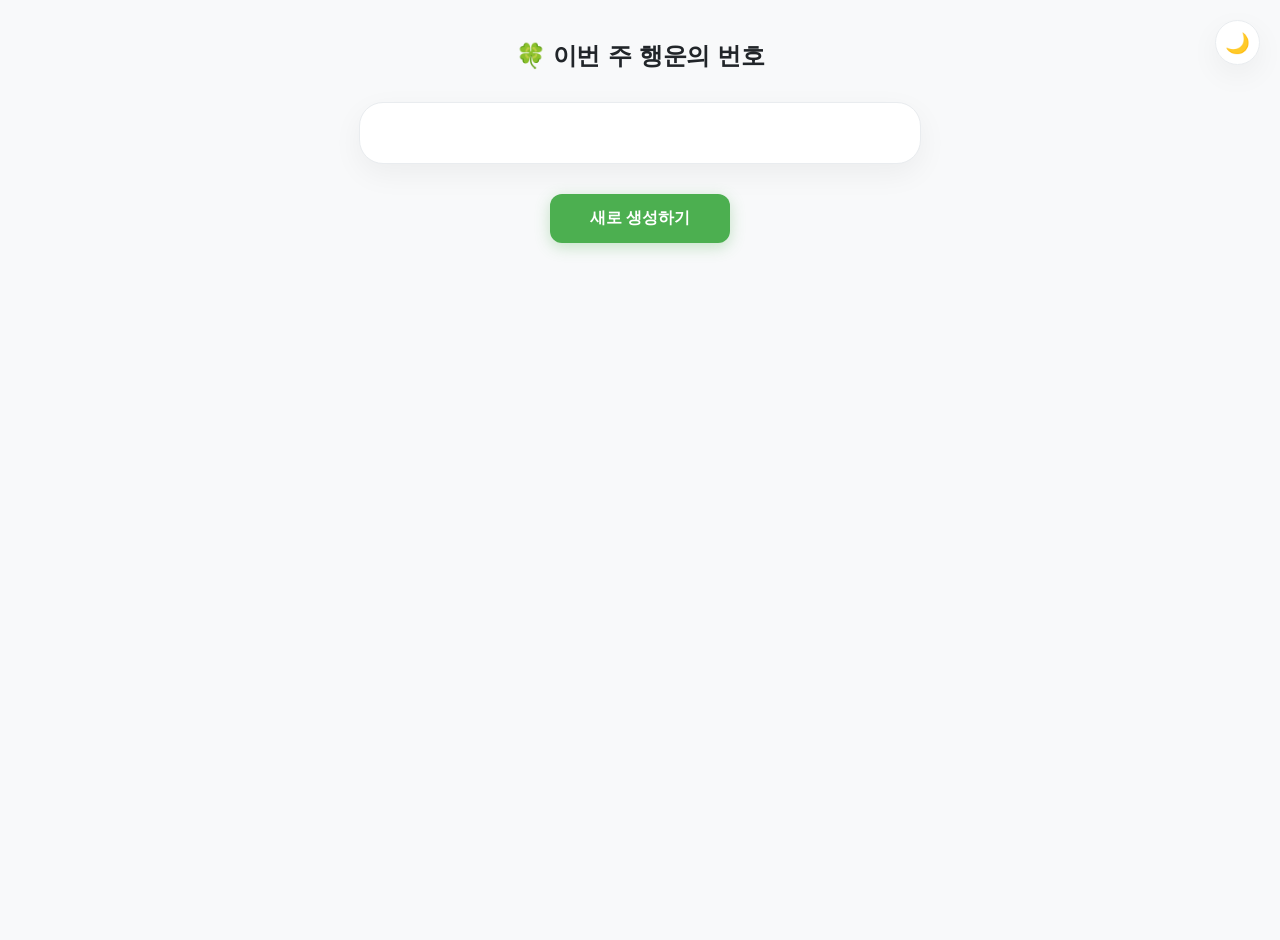
<file: index.html>
<!DOCTYPE html>
<html lang="ko">
<head>
    <meta charset="UTF-8">
    <meta name="viewport" content="width=device-width, initial-scale=1.0">
    <title>로또 번호 추천 - 행운을 드립니다</title>
    <link rel="stylesheet" href="style.css">
</head>
<body>

    <button class="theme-toggle" id="theme-toggle" aria-label="Toggle Dark Mode">
        <span id="theme-icon">🌙</span>
    </button>

    <h2>🍀 이번 주 행운의 번호</h2>
    
    <div class="lotto-container" id="lotto-display">
        <!-- 번호가 여기에 생성됩니다 -->
    </div>

    <button class="generate-btn" id="generate-btn">새로 생성하기</button>

    <script src="main.js"></script>
</body>
</html>
</file>
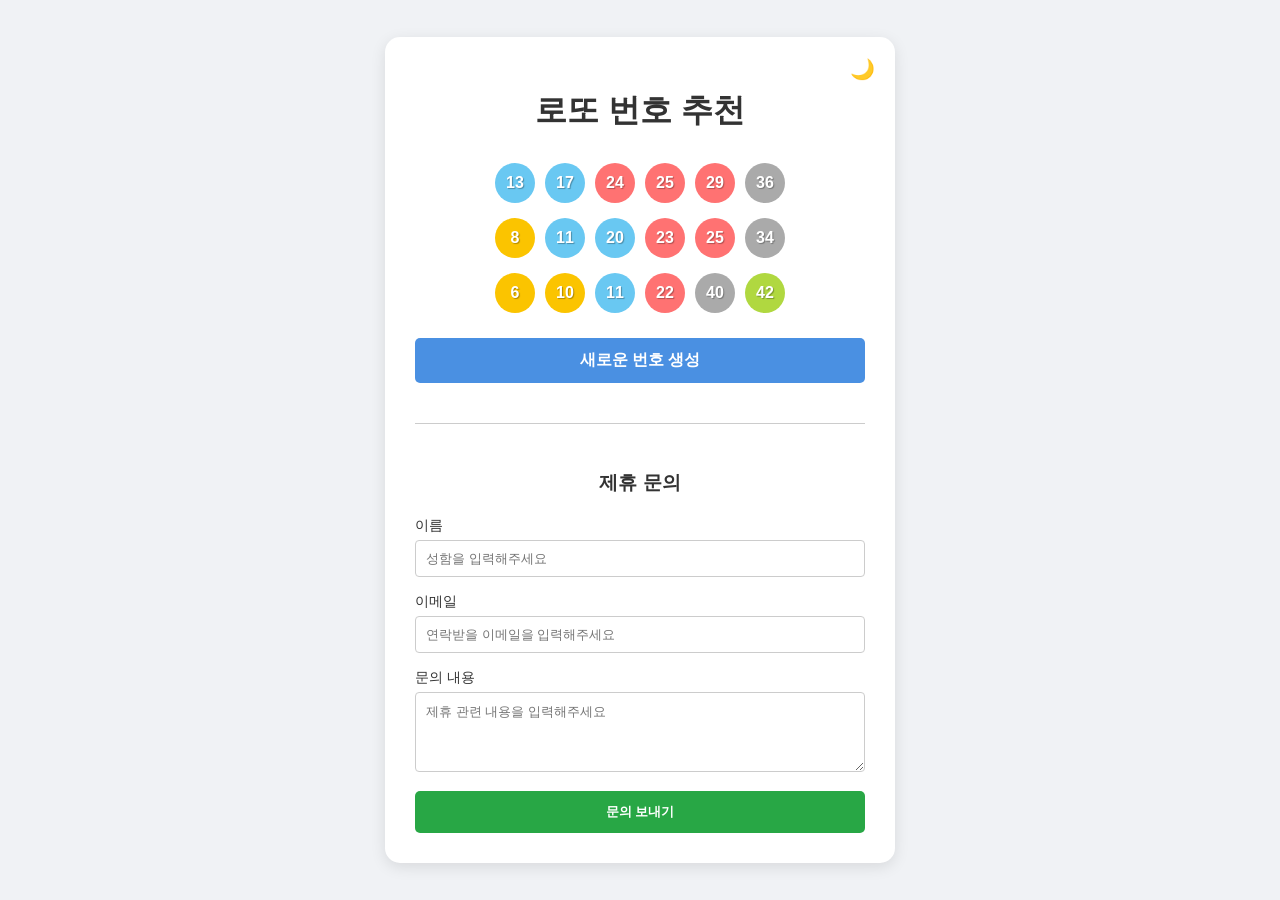
<file: lotto.html>
<!DOCTYPE html>
<html lang="ko">
<head>
    <meta charset="UTF-8">
    <meta name="viewport" content="width=device-width, initial-scale=1.0">
    <title>로또 번호 추천기</title>
    <style>
        :root {
            --bg-color: #f0f2f5;
            --container-bg: white;
            --text-color: #333;
            --shadow: rgba(0,0,0,0.1);
            --input-bg: #fff;
            --input-border: #ccc;
        }

        [data-theme='dark'] {
            --bg-color: #1a1a1a;
            --container-bg: #2d2d2d;
            --text-color: #f0f2f5;
            --shadow: rgba(0,0,0,0.5);
            --input-bg: #3d3d3d;
            --input-border: #555;
        }

        body {
            font-family: 'Malgun Gothic', sans-serif;
            display: flex;
            justify-content: center;
            align-items: center;
            min-height: 100vh;
            margin: 0;
            background-color: var(--bg-color);
            color: var(--text-color);
            transition: background-color 0.3s, color 0.3s;
            padding: 20px;
            box-sizing: border-box;
        }
        .container {
            background: var(--container-bg);
            padding: 30px;
            border-radius: 15px;
            box-shadow: 0 4px 15px var(--shadow);
            text-align: center;
            width: 100%;
            max-width: 450px;
            position: relative;
        }
        .theme-toggle {
            position: absolute;
            top: 20px;
            right: 20px;
            cursor: pointer;
            font-size: 20px;
            background: none;
            border: none;
            padding: 0;
            color: var(--text-color);
        }
        h1 { margin-bottom: 30px; }
        .lotto-row {
            display: flex;
            justify-content: center;
            gap: 10px;
            margin-bottom: 15px;
        }
        .ball {
            width: 40px;
            height: 40px;
            line-height: 40px;
            border-radius: 50%;
            color: white;
            font-weight: bold;
            font-size: 16px;
            text-shadow: 1px 1px 1px rgba(0,0,0,0.3);
        }
        .ball-1 { background: #fbc400; }
        .ball-11 { background: #69c8f2; }
        .ball-21 { background: #ff7272; }
        .ball-31 { background: #aaa; }
        .ball-41 { background: #b0d840; }

        .btn-generate {
            margin-top: 10px;
            padding: 12px 25px;
            background-color: #4a90e2;
            color: white;
            border: none;
            border-radius: 5px;
            font-size: 16px;
            cursor: pointer;
            transition: background 0.3s;
            width: 100%;
            font-weight: bold;
        }
        .btn-generate:hover { background-color: #357abd; }

        /* 제휴 문의 폼 스타일 */
        .inquiry-section {
            margin-top: 40px;
            border-top: 1px solid var(--input-border);
            padding-top: 30px;
            text-align: left;
        }
        .inquiry-section h2 {
            font-size: 1.2rem;
            margin-bottom: 20px;
            text-align: center;
        }
        .form-group {
            margin-bottom: 15px;
        }
        .form-group label {
            display: block;
            margin-bottom: 5px;
            font-size: 0.9rem;
        }
        .form-group input, .form-group textarea {
            width: 100%;
            padding: 10px;
            border: 1px solid var(--input-border);
            border-radius: 4px;
            background-color: var(--input-bg);
            color: var(--text-color);
            box-sizing: border-box;
            font-family: inherit;
        }
        .form-group textarea {
            height: 80px;
            resize: vertical;
        }
        .btn-submit {
            width: 100%;
            padding: 12px;
            background-color: #28a745;
            color: white;
            border: none;
            border-radius: 5px;
            cursor: pointer;
            font-weight: bold;
            transition: background 0.3s;
        }
        .btn-submit:hover {
            background-color: #218838;
        }
    </style>
</head>
<body>

<div class="container">
    <button class="theme-toggle" onclick="toggleTheme()" id="theme-btn">🌙</button>
    <h1>로또 번호 추천</h1>
    <div id="result"></div>
    <button class="btn-generate" onclick="generateLottoSets()">새로운 번호 생성</button>

    <!-- 제휴 문의 섹션 -->
    <div class="inquiry-section">
        <h2>제휴 문의</h2>
        <form action="https://formspree.io/f/mvzvyvaw" method="POST">
            <div class="form-group">
                <label for="name">이름</label>
                <input type="text" id="name" name="name" required placeholder="성함을 입력해주세요">
            </div>
            <div class="form-group">
                <label for="email">이메일</label>
                <input type="email" id="email" name="_replyto" required placeholder="연락받을 이메일을 입력해주세요">
            </div>
            <div class="form-group">
                <label for="message">문의 내용</label>
                <textarea id="message" name="message" required placeholder="제휴 관련 내용을 입력해주세요"></textarea>
            </div>
            <button type="submit" class="btn-submit">문의 보내기</button>
        </form>
    </div>
</div>

<script>
    function toggleTheme() {
        const body = document.body;
        const btn = document.getElementById('theme-btn');
        if (body.getAttribute('data-theme') === 'dark') {
            body.removeAttribute('data-theme');
            btn.innerText = '🌙';
        } else {
            body.setAttribute('data-theme', 'dark');
            btn.innerText = '☀️';
        }
    }
    function getBallColorClass(num) {
        if (num <= 10) return 'ball-1';
        if (num <= 20) return 'ball-11';
        if (num <= 30) return 'ball-21';
        if (num <= 40) return 'ball-31';
        return 'ball-41';
    }

    function generateLottoSets() {
        const resultDiv = document.getElementById('result');
        resultDiv.innerHTML = ''; 

        for (let i = 0; i < 3; i++) {
            const numbers = [];
            while (numbers.length < 6) {
                const num = Math.floor(Math.random() * 45) + 1;
                if (!numbers.includes(num)) {
                    numbers.push(num);
                }
            }
            numbers.sort((a, b) => a - b); 

            const row = document.createElement('div');
            row.className = 'lotto-row';

            numbers.forEach(num => {
                const ball = document.createElement('div');
                ball.className = `ball ${getBallColorClass(num)}`;
                ball.innerText = num;
                row.appendChild(ball);
            });

            resultDiv.appendChild(row);
        }
    }

    window.onload = generateLottoSets;
</script>

</body>
</html>
</file>
<file: style.css>
:root {
    /* Light Mode Variables */
    --background-color: #f8f9fa;
    --text-color: #212529;
    --card-background: #ffffff;
    --card-border: #e9ecef;
    --card-shadow: 0 10px 30px rgba(0, 0, 0, 0.05);
    --primary-color: #4CAF50;
    --primary-hover: #45a049;
    --secondary-text: #6c757d;
    --row-bg: #f1f3f5;
    
    /* Ball Colors (Remain consistent but can be adjusted) */
    --ball-n1: #fbc400;
    --ball-n11: #69c8f2;
    --ball-n21: #ff7285;
    --ball-n31: #aaaaaa;
    --ball-n41: #b0d840;
}

[data-theme="dark"] {
    /* Dark Mode Variables */
    --background-color: #121212;
    --text-color: #f8f9fa;
    --card-background: #1e1e1e;
    --card-border: #333333;
    --card-shadow: 0 10px 30px rgba(0, 0, 0, 0.5);
    --secondary-text: #adb5bd;
    --row-bg: #252525;
}

body {
    font-family: 'Pretendard', -apple-system, BlinkMacSystemFont, system-ui, Roboto, 'Helvetica Neue', 'Segoe UI', 'Apple SD Gothic Neo', 'Noto Sans KR', 'Malgun Gothic', sans-serif;
    background-color: var(--background-color);
    color: var(--text-color);
    margin: 0;
    padding: 20px;
    min-height: 100vh;
    display: flex;
    flex-direction: column;
    align-items: center;
    transition: background-color 0.3s ease, color 0.3s ease;
}

.theme-toggle {
    position: fixed;
    top: 20px;
    right: 20px;
    background: var(--card-background);
    border: 1px solid var(--card-border);
    color: var(--text-color);
    padding: 10px;
    border-radius: 50%;
    cursor: pointer;
    box-shadow: var(--card-shadow);
    display: flex;
    align-items: center;
    justify-content: center;
    width: 45px;
    height: 45px;
    font-size: 20px;
    transition: all 0.3s ease;
}

.theme-toggle:hover {
    transform: scale(1.1);
}

h2 {
    margin-bottom: 30px;
    font-weight: 700;
    letter-spacing: -0.5px;
}

.lotto-container {
    background: var(--card-background);
    padding: 30px;
    border-radius: 24px;
    box-shadow: var(--card-shadow);
    border: 1px solid var(--card-border);
    max-width: 500px;
    width: 100%;
    transition: all 0.3s ease;
}

.row {
    display: flex;
    align-items: center;
    margin-bottom: 15px;
    padding: 12px;
    border-radius: 16px;
    background: var(--row-bg);
    transition: all 0.3s ease;
}

.row:last-child {
    margin-bottom: 0;
}

.label {
    font-weight: 600;
    margin-right: 15px;
    min-width: 60px;
    color: var(--secondary-text);
    font-size: 14px;
}

.balls-container {
    display: flex;
    gap: 8px;
}

.ball {
    width: 36px;
    height: 36px;
    border-radius: 50%;
    display: flex;
    align-items: center;
    justify-content: center;
    color: white;
    font-weight: 700;
    font-size: 14px;
    text-shadow: 0 1px 2px rgba(0,0,0,0.2);
    box-shadow: 0 4px 8px rgba(0,0,0,0.1);
    transition: transform 0.2s ease;
}

.ball:hover {
    transform: translateY(-2px);
}

.n1 { background-color: var(--ball-n1); }
.n11 { background-color: var(--ball-n11); }
.n21 { background-color: var(--ball-n21); }
.n31 { background-color: var(--ball-n31); }
.n41 { background-color: var(--ball-n41); }

.generate-btn {
    margin-top: 30px;
    padding: 14px 40px;
    font-size: 16px;
    font-weight: 600;
    background-color: var(--primary-color);
    color: white;
    border: none;
    border-radius: 12px;
    cursor: pointer;
    box-shadow: 0 4px 15px rgba(76, 175, 80, 0.3);
    transition: all 0.3s ease;
}

.generate-btn:hover {
    background-color: var(--primary-hover);
    transform: translateY(-2px);
    box-shadow: 0 6px 20px rgba(76, 175, 80, 0.4);
}

.generate-btn:active {
    transform: translateY(0);
}
</file>
